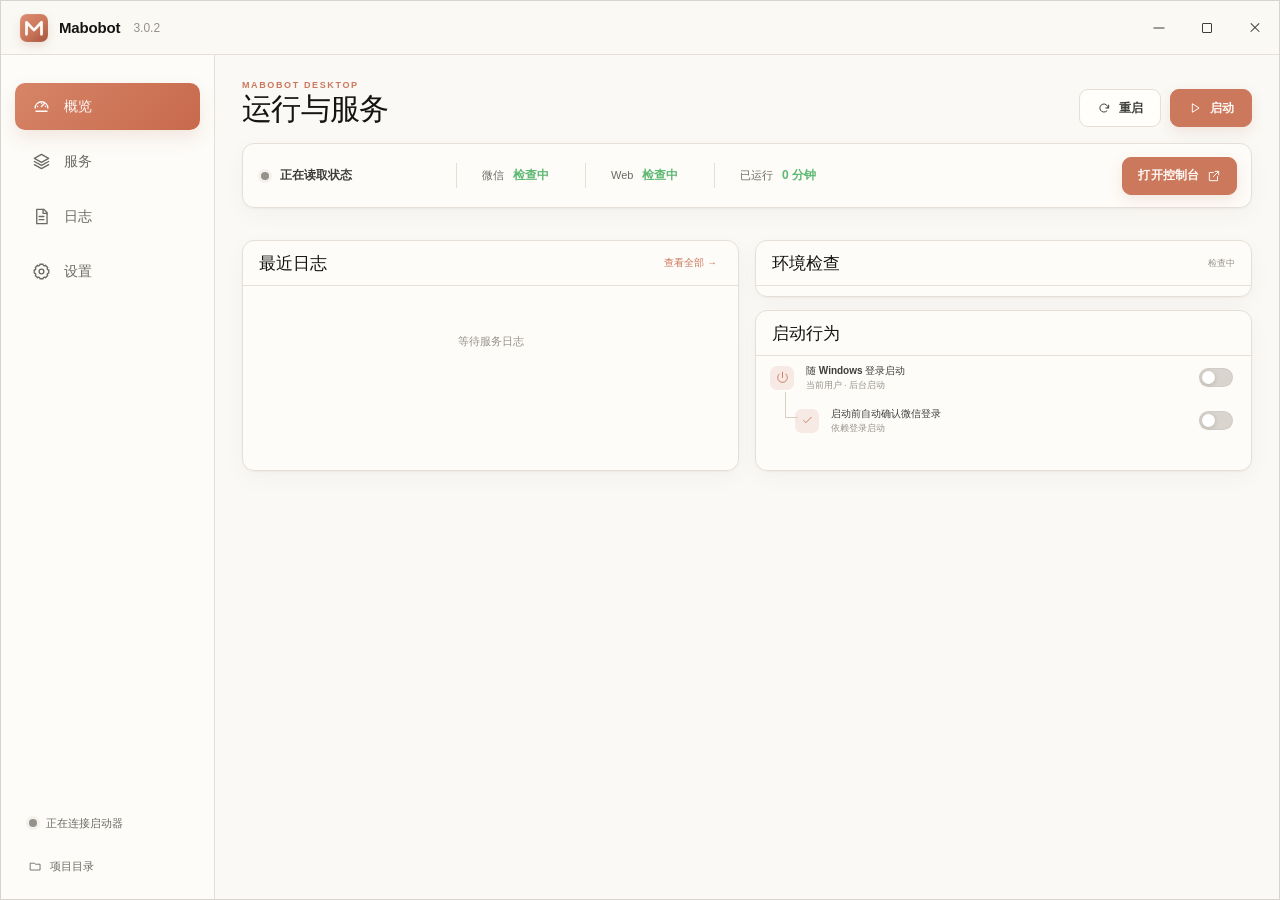
<file: mabobot_launcher/ui/index.html>
<!doctype html>
<html lang="zh-CN">
<head>
    <meta charset="utf-8">
    <meta name="viewport" content="width=device-width, initial-scale=1">
    <meta http-equiv="Content-Security-Policy" content="default-src 'self' data:; style-src 'self'; script-src 'self' 'unsafe-eval'; img-src 'self' data:; font-src 'self' data:">
    <meta name="theme-color" content="#faf9f5">
    <title>Mabobot</title>
    <link rel="icon" href="mabobot-icon.svg" type="image/svg+xml">
    <link rel="stylesheet" href="styles.css">
</head>
<body>
    <svg class="symbol-library" aria-hidden="true">
        <symbol id="i-gauge" viewBox="0 0 24 24"><path d="M4 14a8 8 0 1 1 16 0"/><path d="M12 12 16 8"/><path d="M5 18h14"/><path d="M7 12h.01M12 8h.01M17 12h.01"/></symbol>
        <symbol id="i-layers" viewBox="0 0 24 24"><path d="m12 3 9 5-9 5-9-5 9-5Z"/><path d="m3 12 9 5 9-5M3 16l9 5 9-5"/></symbol>
        <symbol id="i-file" viewBox="0 0 24 24"><path d="M6 3h9l4 4v14H6z"/><path d="M14 3v5h5M9 12h6M9 16h6"/></symbol>
        <symbol id="i-settings" viewBox="0 0 24 24"><circle cx="12" cy="12" r="3"/><path d="M19.4 15a1.7 1.7 0 0 0 .3 1.9l.1.1-2.8 2.8-.1-.1a1.7 1.7 0 0 0-1.9-.3 1.7 1.7 0 0 0-1 1.6v.2h-4V21a1.7 1.7 0 0 0-1-1.6 1.7 1.7 0 0 0-1.9.3l-.1.1L4.2 17l.1-.1a1.7 1.7 0 0 0 .3-1.9A1.7 1.7 0 0 0 3 14H2.8v-4H3a1.7 1.7 0 0 0 1.6-1 1.7 1.7 0 0 0-.3-1.9L4.2 7 7 4.2l.1.1a1.7 1.7 0 0 0 1.9.3A1.7 1.7 0 0 0 10 3V2.8h4V3a1.7 1.7 0 0 0 1 1.6 1.7 1.7 0 0 0 1.9-.3l.1-.1L19.8 7l-.1.1a1.7 1.7 0 0 0-.3 1.9 1.7 1.7 0 0 0 1.6 1h.2v4H21a1.7 1.7 0 0 0-1.6 1Z"/></symbol>
        <symbol id="i-globe" viewBox="0 0 24 24"><circle cx="12" cy="12" r="9"/><path d="M3 12h18M12 3a15 15 0 0 1 0 18M12 3a15 15 0 0 0 0 18"/></symbol>
        <symbol id="i-message" viewBox="0 0 24 24"><path d="M8.5 17.5c-3.6 0-6.5-2.4-6.5-5.4s2.9-5.4 6.5-5.4 6.5 2.4 6.5 5.4-2.9 5.4-6.5 5.4Z"/><path d="m5.2 16.5-1 3 3.1-2.2M15 9.5c3.9 0 7 2.4 7 5.4 0 1.5-.8 2.9-2 3.9l.8 2.2-2.8-1.5c-.9.4-1.9.7-3 .7-2.3 0-4.4-.9-5.6-2.3"/><path d="M6.5 12h.01M10.5 12h.01M13.5 15h.01M17.5 15h.01"/></symbol>
        <symbol id="i-refresh" viewBox="0 0 24 24"><path d="M20 7v5h-5"/><path d="M19 12a7 7 0 1 0-2 5"/></symbol>
        <symbol id="i-external" viewBox="0 0 24 24"><path d="M14 4h6v6M20 4l-9 9"/><path d="M18 13v7H4V6h7"/></symbol>
        <symbol id="i-check" viewBox="0 0 24 24"><path d="m5 12 4 4 10-10"/></symbol>
        <symbol id="i-info" viewBox="0 0 24 24"><circle cx="12" cy="12" r="9"/><path d="M12 11v6M12 7h.01"/></symbol>
        <symbol id="i-power" viewBox="0 0 24 24"><path d="M12 2v10M18.4 5.6a9 9 0 1 1-12.8 0"/></symbol>
        <symbol id="i-wrench" viewBox="0 0 24 24"><path d="M14.7 6.3a4 4 0 0 0-5-5L12 3.6 9.6 6 7.3 3.7a4 4 0 0 0 5 5L21 17.4 17.4 21l-8.7-8.7"/></symbol>
        <symbol id="i-folder" viewBox="0 0 24 24"><path d="M3 6h7l2 2h9v11H3z"/></symbol>
        <symbol id="i-terminal" viewBox="0 0 24 24"><path d="m5 7 4 4-4 4M11 17h8"/></symbol>
        <symbol id="i-clock" viewBox="0 0 24 24"><circle cx="12" cy="12" r="9"/><path d="M12 7v5l3 2"/></symbol>
        <symbol id="i-play" viewBox="0 0 24 24"><path d="m8 5 11 7-11 7z"/></symbol>
        <symbol id="i-stop" viewBox="0 0 24 24"><rect x="6" y="6" width="12" height="12" rx="1"/></symbol>
        <symbol id="i-chevron" viewBox="0 0 24 24"><path d="m9 6 6 6-6 6"/></symbol>
        <symbol id="i-trash" viewBox="0 0 24 24"><path d="M4 7h16M9 3h6l1 4H8l1-4ZM7 7l1 14h8l1-14M10 11v6M14 11v6"/></symbol>
    </svg>

    <div class="resize-handle resize-n" data-resize-edge="n" aria-hidden="true"></div>
    <div class="resize-handle resize-ne" data-resize-edge="ne" aria-hidden="true"></div>
    <div class="resize-handle resize-e" data-resize-edge="e" aria-hidden="true"></div>
    <div class="resize-handle resize-se" data-resize-edge="se" aria-hidden="true"></div>
    <div class="resize-handle resize-s" data-resize-edge="s" aria-hidden="true"></div>
    <div class="resize-handle resize-sw" data-resize-edge="sw" aria-hidden="true"></div>
    <div class="resize-handle resize-w" data-resize-edge="w" aria-hidden="true"></div>
    <div class="resize-handle resize-nw" data-resize-edge="nw" aria-hidden="true"></div>

    <div class="window-shell">
        <header class="titlebar pywebview-drag-region" id="titlebar">
            <div class="brand-mark" aria-hidden="true"><img src="mabobot-icon.svg" alt=""></div>
            <strong class="brand-name">Mabobot</strong>
            <span class="brand-version" id="titleVersion">3.0.2</span>
            <div class="titlebar-spacer"></div>
            <div class="window-actions">
                <button class="window-button" id="minimizeButton" aria-label="最小化"><span class="minus"></span></button>
                <button class="window-button" id="maximizeButton" aria-label="最大化"><span class="square"></span></button>
                <button class="window-button window-close" id="closeButton" aria-label="关闭到托盘"><span class="cross"></span></button>
            </div>
        </header>

        <div class="workspace">
            <aside class="sidebar">
                <nav class="primary-nav" aria-label="启动器导航">
                    <button class="nav-item is-active" data-page="overview"><svg><use href="#i-gauge"/></svg><span>概览</span></button>
                    <button class="nav-item" data-page="services"><svg><use href="#i-layers"/></svg><span>服务</span></button>
                    <button class="nav-item" data-page="logs"><svg><use href="#i-file"/></svg><span>日志</span><span class="nav-badge" id="logBadge" hidden>0</span></button>
                    <button class="nav-item" data-page="settings"><svg><use href="#i-settings"/></svg><span>设置</span></button>
                </nav>
                <div class="sidebar-footer">
                    <div class="quiet-status"><span class="presence-dot" id="sidebarDot"></span><span id="sidebarStatus">正在连接启动器</span></div>
                    <button class="text-button" id="openFolderSide"><svg><use href="#i-folder"/></svg>项目目录</button>
                </div>
            </aside>

            <main class="main-content">
                <section class="page is-visible" id="page-overview" data-page-panel="overview">
                    <div class="page-heading page-heading-row">
                        <div><p class="eyebrow">MABOBOT DESKTOP</p><h1>运行与服务</h1></div>
                        <div class="heading-actions service-controls" aria-label="服务控制">
                            <button class="button button-secondary" data-action="restart-all" data-service-restart><svg><use href="#i-refresh"/></svg>重启</button>
                            <button class="button button-primary service-toggle" data-action="start-all" data-service-toggle><svg><use href="#i-play"/></svg><span>启动</span></button>
                        </div>
                    </div>

                    <div class="status-strip">
                        <div class="status-summary"><span class="presence-dot" id="overallDot"></span><strong id="overallLabel">正在读取状态</strong></div>
                        <span class="strip-divider"></span>
                        <div class="strip-stat"><span>微信</span><strong id="wechatStatus">检查中</strong></div>
                        <span class="strip-divider"></span>
                        <div class="strip-stat"><span>Web</span><strong id="webStatus">检查中</strong></div>
                        <span class="strip-divider"></span>
                        <div class="strip-stat"><span>已运行</span><strong id="uptimeValue">0 分钟</strong></div>
                        <button class="button button-primary strip-action" data-action="open-web">打开控制台<svg><use href="#i-external"/></svg></button>
                    </div>

                    <div class="service-grid" id="overviewServices"></div>

                    <div class="overview-grid">
                        <article class="panel recent-panel">
                            <div class="panel-heading"><h2>最近日志</h2><button class="inline-link" data-go-page="logs">查看全部 <span>→</span></button></div>
                            <div class="recent-log-list" id="recentLogs"><div class="empty-state">等待服务日志</div></div>
                        </article>

                        <div class="overview-side">
                            <article class="panel environment-panel">
                                <div class="panel-heading"><h2>环境检查</h2><span class="subtle-label" id="environmentSummary">检查中</span></div>
                                <div class="environment-list" id="environmentList"></div>
                            </article>

                            <article class="panel behavior-panel">
                                <div class="panel-heading"><h2>启动行为</h2></div>
                                <label class="switch-row" for="startupToggle">
                                    <span class="setting-icon"><svg><use href="#i-power"/></svg></span>
                                    <span class="switch-copy"><strong>随 Windows 登录启动</strong><small>当前用户 · 后台启动</small></span>
                                    <input type="checkbox" id="startupToggle"><span class="switch" aria-hidden="true"></span>
                                </label>
                                <label class="switch-row dependent" for="autoLoginToggle" id="autoLoginRow">
                                    <span class="setting-icon"><svg><use href="#i-check"/></svg></span>
                                    <span class="switch-copy"><strong>启动前自动确认微信登录</strong><small id="autoLoginHint">依赖登录启动</small></span>
                                    <input type="checkbox" id="autoLoginToggle"><span class="switch" aria-hidden="true"></span>
                                </label>
                            </article>
                        </div>
                    </div>

                </section>

                <section class="page" id="page-services" data-page-panel="services">
                    <div class="page-heading page-heading-row">
                        <div><p class="eyebrow">PROCESS SUPERVISOR</p><h1>服务</h1><p class="page-description">统一管理微信桥接与 Web 应用，异常退出时自动恢复。</p></div>
                        <div class="heading-actions service-controls" aria-label="服务控制">
                            <button class="button button-secondary" data-action="restart-all" data-service-restart><svg><use href="#i-refresh"/></svg>重启</button>
                            <button class="button button-primary service-toggle" data-action="start-all" data-service-toggle><svg><use href="#i-play"/></svg><span>启动</span></button>
                        </div>
                    </div>
                    <div class="detailed-services" id="detailedServices"></div>
                    <article class="panel supervisor-note">
                        <span class="setting-icon"><svg><use href="#i-info"/></svg></span>
                        <div><h3>进程保护</h3><p>启动器只管理它创建的服务进程树；停止服务时保留可复用的浏览器进程。服务意外退出会退避重试，短时间频繁失败后自动暂停。</p></div>
                    </article>
                </section>

                <section class="page page-logs" id="page-logs" data-page-panel="logs">
                    <div class="page-heading page-heading-row">
                        <div><p class="eyebrow">LIVE OUTPUT</p><h1>日志</h1><p class="page-description">汇总启动器、微信 Bot 与 Web 服务的实时输出。</p></div>
                        <div class="heading-actions"><button class="button button-secondary" id="openLogsFolder"><svg><use href="#i-folder"/></svg>日志目录</button><button class="button button-quiet" id="clearLogs"><svg><use href="#i-trash"/></svg>清空视图</button></div>
                    </div>
                    <article class="panel log-panel">
                        <div class="log-toolbar">
                            <div class="segmented" id="logFilters">
                                <button class="is-active" data-filter="all">全部</button>
                                <button data-filter="系统">系统</button>
                                <button data-filter="Web 服务">Web</button>
                                <button data-filter="微信 Bot">微信 Bot</button>
                                <button data-filter="error">异常</button>
                            </div>
                            <label class="follow-toggle"><input type="checkbox" id="followLogs" checked> 自动跟随</label>
                        </div>
                        <div class="log-stream" id="logStream"><div class="empty-state">尚无日志</div></div>
                        <footer class="log-footer"><span id="logCount">0 条记录</span><span><span class="presence-dot is-running"></span>实时更新</span></footer>
                    </article>
                </section>

                <section class="page" id="page-settings" data-page-panel="settings">
                    <div class="page-heading"><div><p class="eyebrow">PREFERENCES</p><h1>设置</h1><p class="page-description">管理启动方式、窗口行为与本地环境。</p></div></div>
                    <div class="settings-layout">
                        <article class="panel settings-card">
                            <div class="settings-card-heading"><span class="setting-icon"><svg><use href="#i-power"/></svg></span><div><h2>Windows 登录启动</h2><p>使用当前用户启动项，无需管理员权限。</p></div></div>
                            <label class="settings-line" for="startupToggleSettings"><span><strong>随 Windows 登录启动</strong><small id="startupDetail">读取系统状态中</small></span><input type="checkbox" id="startupToggleSettings"><span class="switch" aria-hidden="true"></span></label>
                            <label class="settings-line" for="autoLoginToggleSettings" id="autoLoginSettingsRow"><span><strong>自动确认微信登录</strong><small>桌面就绪后确认微信，再启动 Mabobot 服务</small></span><input type="checkbox" id="autoLoginToggleSettings"><span class="switch" aria-hidden="true"></span></label>
                        </article>
                        <article class="panel settings-card">
                            <div class="settings-card-heading"><span class="setting-icon"><svg><use href="#i-gauge"/></svg></span><div><h2>窗口行为</h2><p>关闭窗口不会中断机器人运行。</p></div></div>
                            <div class="settings-line readonly"><span><strong>关闭主窗口</strong><small>从托盘图标可以重新打开</small></span><span class="value-pill" id="closeBehavior">最小化到系统托盘</span></div>
                            <div class="settings-line readonly"><span><strong>重复启动</strong><small>再次双击 START.bat 时恢复现有窗口</small></span><span class="value-pill">单实例</span></div>
                        </article>
                        <article class="panel settings-card wide-card">
                            <div class="settings-card-heading"><span class="setting-icon"><svg><use href="#i-wrench"/></svg></span><div><h2>本地环境</h2><p>检查依赖、打开工作目录或执行完整修复。</p></div></div>
                            <div class="settings-environment" id="settingsEnvironment"></div>
                            <div class="settings-card-actions"><button class="button button-secondary" data-action="open-folder"><svg><use href="#i-folder"/></svg>打开项目目录</button><button class="button button-secondary" data-action="repair"><svg><use href="#i-wrench"/></svg><span data-repair-label>修复运行环境</span></button></div>
                        </article>
                    </div>
                    <div class="danger-zone"><div><strong>退出 Mabobot</strong><p>停止微信 Bot 与 Web 服务，并关闭系统托盘进程。</p></div><button class="button button-danger" data-action="exit"><svg><use href="#i-power"/></svg>停止服务并退出</button></div>
                </section>
            </main>
        </div>
    </div>

    <div class="modal-backdrop" id="confirmModal" hidden>
        <div class="modal" role="dialog" aria-modal="true" aria-labelledby="modalTitle">
            <span class="modal-icon"><svg><use href="#i-info"/></svg></span>
            <h2 id="modalTitle">确认操作</h2>
            <p id="modalMessage"></p>
            <div class="modal-actions"><button class="button button-secondary" id="modalCancel">取消</button><button class="button button-danger" id="modalConfirm">确认</button></div>
        </div>
    </div>
    <div class="toast-stack" id="toastStack" aria-live="polite"></div>
    <script src="app.js"></script>
</body>
</html>
</file>
<file: mabobot_launcher/ui/styles.css>
:root {
    --primary: #cc785c;
    --primary-hover: #bb674b;
    --primary-active: #a9583e;
    --primary-soft: #f7e9e3;
    --canvas: #faf9f5;
    --surface: #fffefa;
    --surface-soft: #f5f0e8;
    --surface-quiet: #f8f5ef;
    --ink: #141413;
    --body: #3d3d3a;
    --muted: #6c6a64;
    --soft: #96928b;
    --hairline: #e6dfd8;
    --hairline-strong: #d9cfc5;
    --success: #5db872;
    --success-soft: #e8f4ea;
    --warning: #d79836;
    --warning-soft: #fbf2df;
    --danger: #c75b52;
    --danger-soft: #f9e9e6;
    --shadow-sm: 0 1px 2px rgba(44, 35, 28, .04), 0 7px 24px rgba(44, 35, 28, .035);
    --shadow-lg: 0 24px 70px rgba(43, 32, 24, .18);
    --font-display: Georgia, "Noto Serif SC", "Songti SC", STSong, SimSun, serif;
    --font-body: Inter, "Segoe UI", "Microsoft YaHei UI", "Microsoft YaHei", sans-serif;
    --font-mono: "Cascadia Code", "JetBrains Mono", Consolas, monospace;
}

* { box-sizing: border-box; }

html, body { width: 100%; height: 100%; margin: 0; overflow: hidden; }

body {
    color: var(--body);
    background: var(--canvas);
    font-family: var(--font-body);
    font-size: 14px;
    -webkit-font-smoothing: antialiased;
    user-select: none;
}

button, input { font: inherit; }
button { color: inherit; }
button:focus-visible, input:focus-visible { outline: 2px solid rgba(204, 120, 92, .34); outline-offset: 2px; }

.symbol-library { position: absolute; width: 0; height: 0; overflow: hidden; }
svg { width: 1.15em; height: 1.15em; fill: none; stroke: currentColor; stroke-width: 1.7; stroke-linecap: round; stroke-linejoin: round; }

.resize-handle { position: fixed; z-index: 200; }
.resize-n, .resize-s { right: 9px; left: 9px; height: 5px; cursor: ns-resize; }
.resize-n { top: 0; }
.resize-s { bottom: 0; }
.resize-e, .resize-w { top: 9px; bottom: 9px; width: 5px; cursor: ew-resize; }
.resize-e { right: 0; }
.resize-w { left: 0; }
.resize-ne, .resize-se, .resize-sw, .resize-nw { width: 11px; height: 11px; }
.resize-ne { top: 0; right: 0; cursor: nesw-resize; }
.resize-se { right: 0; bottom: 0; cursor: nwse-resize; }
.resize-sw { bottom: 0; left: 0; cursor: nesw-resize; }
.resize-nw { top: 0; left: 0; cursor: nwse-resize; }
.is-maximized .resize-handle { display: none; }

.window-shell { width: 100%; height: 100%; overflow: hidden; border: 1px solid rgba(94, 77, 65, .22); background: var(--canvas); }

.titlebar {
    display: flex;
    height: 54px;
    align-items: center;
    padding-left: 17px;
    border-bottom: 1px solid var(--hairline);
    background: rgba(250, 249, 245, .94);
}

.brand-mark {
    width: 32px;
    height: 32px;
    flex: 0 0 32px;
    filter: drop-shadow(0 4px 5px rgba(169, 88, 62, .17));
}

.brand-mark img { display: block; width: 100%; height: 100%; }
.brand-name { margin-left: 9px; color: var(--ink); font-size: 15px; font-weight: 650; letter-spacing: -.01em; }
.brand-version { margin-left: 13px; color: var(--soft); font-size: 12px; }
.titlebar-spacer { flex: 1; }

.window-actions { display: flex; height: 100%; -webkit-app-region: no-drag; }
.window-button { position: relative; width: 48px; height: 100%; padding: 0; border: 0; background: transparent; cursor: default; transition: background-color .15s ease; }
.window-button:hover { background: rgba(20, 20, 19, .055); }
.window-close:hover { color: #fff; background: var(--danger); }
.minus, .square, .cross { position: absolute; top: 50%; left: 50%; display: block; transform: translate(-50%, -50%); }
.minus { width: 11px; height: 1px; background: currentColor; }
.square { width: 10px; height: 10px; border: 1.2px solid currentColor; border-radius: 1px; }
.cross { width: 12px; height: 12px; }
.cross::before, .cross::after { position: absolute; top: 5.5px; left: 0; width: 12px; height: 1.2px; content: ""; background: currentColor; }
.cross::before { transform: rotate(45deg); }
.cross::after { transform: rotate(-45deg); }

.workspace { display: flex; height: calc(100% - 54px); }
.sidebar { display: flex; width: 214px; flex: 0 0 214px; flex-direction: column; padding: 28px 14px 16px; border-right: 1px solid var(--hairline); background: rgba(255, 254, 250, .42); }
.primary-nav { display: grid; gap: 8px; }
.nav-item { position: relative; display: flex; width: 100%; height: 47px; align-items: center; gap: 13px; padding: 0 17px; border: 0; border-radius: 10px; color: var(--muted); background: transparent; font-size: 14px; cursor: pointer; transition: color .16s ease, background-color .16s ease, transform .16s ease; }
.nav-item svg { width: 19px; height: 19px; }
.nav-item:hover { color: var(--body); background: var(--surface-soft); }
.nav-item:active { transform: translateY(1px); }
.nav-item.is-active { color: #fffaf7; background: linear-gradient(135deg, #d68467, #c8694c); box-shadow: 0 8px 18px rgba(169, 88, 62, .13); }
.nav-badge { min-width: 20px; margin-left: auto; padding: 1px 5px; border-radius: 99px; color: var(--primary-active); background: var(--primary-soft); font-size: 10px; text-align: center; }
.nav-item.is-active .nav-badge { color: var(--primary-active); background: #fff7f2; }
.sidebar-footer { display: grid; gap: 9px; margin-top: auto; padding: 0 5px; }
.quiet-status { display: flex; min-height: 34px; align-items: center; gap: 9px; padding: 0 9px; color: var(--muted); font-size: 11px; }
.presence-dot { display: inline-block; width: 8px; height: 8px; flex: 0 0 8px; border-radius: 50%; background: var(--soft); box-shadow: 0 0 0 3px rgba(150, 146, 139, .1); }
.presence-dot.is-running, .presence-dot.running { background: var(--success); box-shadow: 0 0 0 3px rgba(93, 184, 114, .12); }
.presence-dot.is-starting, .presence-dot.starting { background: var(--warning); box-shadow: 0 0 0 3px rgba(215, 152, 54, .12); }
.presence-dot.is-warning, .presence-dot.warning, .presence-dot.error, .presence-dot.degraded { background: var(--danger); box-shadow: 0 0 0 3px rgba(199, 91, 82, .12); }
.text-button { display: inline-flex; height: 34px; align-items: center; gap: 8px; padding: 0 9px; border: 0; border-radius: 8px; color: var(--muted); background: transparent; font-size: 11px; cursor: pointer; }
.text-button:hover { color: var(--primary-active); background: var(--primary-soft); }

.main-content { position: relative; flex: 1; min-width: 0; overflow: hidden; }
.page { position: absolute; inset: 0; display: none; overflow: auto; padding: 25px 27px 24px; scrollbar-color: var(--hairline-strong) transparent; scrollbar-width: thin; }
.page.is-visible { display: block; animation: page-in .2s ease-out; }
@keyframes page-in { from { opacity: .55; transform: translateY(3px); } to { opacity: 1; transform: none; } }
.page::-webkit-scrollbar, .log-stream::-webkit-scrollbar { width: 8px; height: 8px; }
.page::-webkit-scrollbar-thumb, .log-stream::-webkit-scrollbar-thumb { border: 2px solid transparent; border-radius: 8px; background-clip: padding-box; background-color: var(--hairline-strong); }

.page-heading { display: flex; min-height: 63px; align-items: flex-start; justify-content: space-between; }
.page-heading-row { gap: 24px; }
.eyebrow { margin: 0 0 2px; color: var(--primary); font-size: 9px; font-weight: 700; letter-spacing: .18em; }
h1 { margin: 0; color: var(--ink); font-family: var(--font-display); font-size: 30px; font-weight: 400; letter-spacing: -.025em; line-height: 1.16; }
.page-description { margin: 7px 0 0; color: var(--muted); font-size: 12px; line-height: 1.55; }
h2, h3, p { margin-top: 0; }
.heading-actions { display: flex; gap: 9px; padding-top: 9px; }
.service-controls .button { min-width: 82px; }

.panel, .status-strip, .service-card, .detailed-service { border: 1px solid var(--hairline); border-radius: 12px; background: rgba(255, 254, 250, .77); box-shadow: var(--shadow-sm); }
.status-strip { display: flex; min-height: 65px; align-items: center; padding: 10px 14px 10px 18px; }
.status-summary { display: flex; min-width: 170px; align-items: center; gap: 11px; color: var(--body); }
.status-summary strong { font-size: 12px; font-weight: 650; }
.strip-divider { width: 1px; height: 25px; margin: 0 25px; background: var(--hairline); }
.strip-stat { display: flex; min-width: 78px; align-items: baseline; gap: 9px; white-space: nowrap; }
.strip-stat span { color: var(--muted); font-size: 11px; }
.strip-stat strong { color: var(--success); font-size: 12px; font-weight: 650; }
.strip-stat strong.is-muted { color: var(--muted); }
.strip-stat strong.is-warning { color: var(--warning); }
.strip-action { margin-left: auto; }

.button { display: inline-flex; min-height: 38px; align-items: center; justify-content: center; gap: 8px; padding: 0 15px; border: 1px solid transparent; border-radius: 9px; font-size: 12px; font-weight: 600; letter-spacing: .01em; cursor: pointer; transition: color .16s ease, background-color .16s ease, border-color .16s ease, box-shadow .16s ease, transform .12s ease, opacity .16s ease; }
.button:hover { transform: translateY(-1px); }
.button:active { transform: translateY(0); }
.button:disabled { opacity: .52; cursor: not-allowed; transform: none; }
.service-toggle:disabled { cursor: wait; }
.button svg { width: 14px; height: 14px; }
.button-primary { color: #fffaf7; border-color: var(--primary); background: var(--primary); box-shadow: 0 5px 14px rgba(169, 88, 62, .13); }
.button-primary:hover { border-color: var(--primary-hover); background: var(--primary-hover); }
.button-secondary { color: var(--body); border-color: var(--hairline); background: var(--surface); }
.button-secondary:hover { color: var(--primary-active); border-color: #dfb4a5; background: var(--primary-soft); }
.button-quiet { color: var(--muted); border-color: transparent; background: transparent; }
.button-quiet:hover { color: var(--body); background: var(--surface-soft); }
.button-danger { color: var(--danger); border-color: #df928b; background: transparent; }
.button-danger:hover { color: #fff; border-color: var(--danger); background: var(--danger); }
.service-toggle.is-stop { color: var(--danger); }
.service-toggle.is-stop:hover { color: var(--danger); border-color: #e6b8b2; background: var(--danger-soft); }

.service-grid { display: grid; grid-template-columns: repeat(2, minmax(0, 1fr)); gap: 16px; margin-top: 16px; }
.service-card { display: flex; min-height: 111px; flex-direction: column; padding: 16px 17px 14px; }
.service-card-top { display: flex; align-items: center; }
.service-icon { display: grid; width: 39px; height: 39px; flex: 0 0 39px; place-items: center; border-radius: 10px; color: var(--primary); background: var(--primary-soft); }
.service-icon svg { width: 22px; height: 22px; }
.service-copy { min-width: 0; flex: 1; margin-left: 13px; }
.service-copy h3 { margin: 0 0 4px; color: var(--ink); font-size: 14px; font-weight: 650; }
.service-state { display: flex; align-items: center; gap: 8px; color: var(--success); font-size: 11px; font-weight: 600; }
.service-state.stopped { color: var(--muted); }
.service-state.starting, .service-state.stopping { color: var(--warning); }
.service-state.error, .service-state.degraded { color: var(--danger); }
.service-address { display: flex; height: 29px; flex: 0 0 29px; align-items: center; justify-content: space-between; margin-top: auto; padding: 0 10px; border: 1px solid var(--hairline); border-radius: 7px; color: var(--soft); background: rgba(250, 249, 245, .55); font-family: var(--font-mono); font-size: 10px; }
.service-address span:last-child { color: var(--muted); font-family: var(--font-body); }

.overview-grid { display: grid; grid-template-columns: repeat(2, minmax(0, 1fr)); align-items: stretch; gap: 16px; margin-top: 16px; }
.panel-heading { display: flex; min-height: 45px; align-items: center; justify-content: space-between; padding: 0 16px; border-bottom: 1px solid var(--hairline); }
.panel-heading h2 { margin: 0; color: var(--ink); font-family: var(--font-display); font-size: 17px; font-weight: 400; }
.inline-link { padding: 5px; border: 0; color: var(--primary); background: transparent; font-size: 10px; cursor: pointer; }
.inline-link:hover { color: var(--primary-active); }
.subtle-label { color: var(--soft); font-size: 9px; }
.recent-panel { height: 100%; min-height: 231px; }
.recent-log-list { padding: 0 16px; }
.recent-log-item { display: grid; min-height: 44px; grid-template-columns: 23px minmax(0, 1fr) auto; align-items: center; gap: 8px; border-bottom: 1px solid var(--hairline); }
.recent-log-item:last-child { border-bottom: 0; }
.log-level-icon { display: grid; width: 18px; height: 18px; place-items: center; border: 1.5px solid var(--success); border-radius: 50%; color: var(--success); }
.log-level-icon svg { width: 11px; height: 11px; stroke-width: 2.2; }
.log-level-icon.warning { color: var(--warning); border-color: var(--warning); }
.log-level-icon.error { color: var(--danger); border-color: var(--danger); }
.recent-message { overflow: hidden; color: var(--body); font-size: 11px; text-overflow: ellipsis; white-space: nowrap; }
.recent-time { color: var(--soft); font-size: 9px; }
.empty-state { display: grid; min-height: 110px; place-items: center; color: var(--soft); font-size: 11px; }
.overview-side { display: grid; height: 100%; grid-template-rows: auto minmax(0, 1fr); gap: 13px; }
.environment-list { padding: 3px 10px 7px; }
.environment-item { display: grid; min-height: 31px; grid-template-columns: 25px minmax(0, 1fr) auto; align-items: center; gap: 7px; border-bottom: 1px solid var(--hairline); }
.environment-item:last-child { border-bottom: 0; }
.environment-icon { display: grid; width: 20px; height: 20px; place-items: center; border-radius: 6px; color: var(--primary); background: var(--primary-soft); }
.environment-icon svg { width: 11px; height: 11px; }
.environment-name { color: var(--body); font-size: 10px; }
.environment-result { display: flex; align-items: center; gap: 6px; color: var(--success); font-size: 9px; }
.environment-result svg { width: 12px; height: 12px; padding: 2px; border-radius: 50%; color: #fff; background: var(--success); stroke-width: 2.5; }
.environment-result.is-missing { color: var(--warning); }
.environment-result.is-missing svg { background: var(--warning); }
.behavior-panel { padding-bottom: 7px; }
.switch-row { position: relative; display: grid; min-height: 43px; grid-template-columns: 28px minmax(0, 1fr) 38px; align-items: center; gap: 8px; padding: 2px 14px; cursor: pointer; }
.switch-row.dependent { margin-left: 25px; }
.switch-row.dependent::before { position: absolute; top: -7px; left: 4px; width: 12px; height: 25px; border-bottom: 1px solid var(--hairline-strong); border-left: 1px solid var(--hairline-strong); content: ""; }
.switch-row.is-disabled { opacity: .45; cursor: not-allowed; }
.setting-icon { display: grid; width: 24px; height: 24px; flex: 0 0 24px; place-items: center; border-radius: 7px; color: var(--primary); background: var(--primary-soft); }
.setting-icon svg { width: 13px; height: 13px; }
.switch-copy { display: grid; min-width: 0; gap: 2px; }
.switch-copy strong { color: var(--body); font-size: 10px; font-weight: 550; }
.switch-copy small { color: var(--soft); font-size: 8.5px; }
.switch-row input, .settings-line input { position: absolute; width: 1px; height: 1px; opacity: 0; pointer-events: none; }
.switch { position: relative; display: block; width: 34px; height: 19px; border-radius: 99px; background: #d9d4ce; box-shadow: inset 0 0 0 1px rgba(73, 62, 53, .05); transition: background-color .18s ease; }
.switch::after { position: absolute; top: 3px; left: 3px; width: 13px; height: 13px; border-radius: 50%; content: ""; background: #fff; box-shadow: 0 1px 4px rgba(55, 42, 32, .2); transition: transform .18s ease; }
input:checked + .switch { background: var(--primary); }
input:checked + .switch::after { transform: translateX(15px); }
input:disabled + .switch { opacity: .55; }
.detailed-services { display: grid; gap: 15px; margin-top: 10px; }
.detailed-service { display: grid; min-height: 137px; grid-template-columns: minmax(0, 1fr); padding: 19px 20px; }
.detailed-main { display: grid; grid-template-columns: 48px minmax(0, 1fr); gap: 14px; }
.detailed-main .service-icon { width: 48px; height: 48px; }
.detailed-copy h2 { margin: 1px 0 6px; color: var(--ink); font-size: 15px; font-weight: 650; }
.detailed-copy p { margin: 0; color: var(--muted); font-size: 11px; line-height: 1.55; }
.service-facts { display: flex; flex-wrap: wrap; gap: 7px 18px; margin-top: 16px; }
.service-fact { display: flex; align-items: center; gap: 6px; color: var(--muted); font-size: 10px; }
.service-fact svg { width: 12px; height: 12px; color: var(--soft); }
.supervisor-note { display: flex; gap: 12px; margin-top: 15px; padding: 16px 18px; background: var(--surface-quiet); box-shadow: none; }
.supervisor-note h3 { margin: 0 0 4px; color: var(--body); font-size: 11px; }
.supervisor-note p { margin: 0; color: var(--muted); font-size: 10px; line-height: 1.6; }

.page-logs { display: none; height: 100%; flex-direction: column; overflow: hidden; }
.page-logs.is-visible { display: flex; }
.log-panel { display: flex; min-height: 0; flex: 1; flex-direction: column; margin-top: 10px; overflow: hidden; }
.log-toolbar { display: flex; min-height: 52px; align-items: center; justify-content: space-between; gap: 15px; padding: 0 14px; border-bottom: 1px solid var(--hairline); }
.segmented { display: flex; gap: 3px; padding: 3px; border-radius: 9px; background: var(--surface-soft); }
.segmented button { min-width: 51px; height: 27px; padding: 0 9px; border: 0; border-radius: 7px; color: var(--muted); background: transparent; font-size: 10px; cursor: pointer; }
.segmented button:hover { color: var(--body); }
.segmented button.is-active { color: var(--primary-active); background: var(--surface); box-shadow: 0 1px 4px rgba(50, 40, 32, .08); }
.follow-toggle { display: flex; align-items: center; gap: 7px; color: var(--muted); font-size: 10px; }
.follow-toggle input { accent-color: var(--primary); }
.log-stream { flex: 1; min-height: 0; overflow: auto; padding: 10px 0; color: #4a4742; background: #fbfaf7; font-family: var(--font-mono); font-size: 10px; line-height: 1.62; user-select: text; }
.log-line { display: grid; grid-template-columns: 70px 85px minmax(0, 1fr); gap: 10px; min-height: 24px; padding: 3px 16px; border-left: 2px solid transparent; }
.log-line:hover { background: var(--surface-soft); }
.log-line.warning { border-left-color: var(--warning); background: rgba(251, 242, 223, .4); }
.log-line.error { border-left-color: var(--danger); background: rgba(249, 233, 230, .45); }
.log-time { color: var(--soft); }
.log-source { overflow: hidden; color: var(--primary-active); text-overflow: ellipsis; white-space: nowrap; }
.log-message { min-width: 0; overflow-wrap: anywhere; white-space: pre-wrap; }
.log-footer { display: flex; min-height: 31px; align-items: center; justify-content: space-between; padding: 0 15px; border-top: 1px solid var(--hairline); color: var(--soft); background: var(--surface-quiet); font-size: 9px; }
.log-footer span:last-child { display: flex; align-items: center; gap: 7px; }
.log-footer .presence-dot { width: 6px; height: 6px; flex-basis: 6px; }

.settings-layout { display: grid; grid-template-columns: repeat(2, minmax(0, 1fr)); gap: 16px; margin-top: 10px; }
.settings-card { overflow: hidden; }
.settings-card-heading { display: flex; min-height: 70px; align-items: center; gap: 12px; padding: 14px 16px; border-bottom: 1px solid var(--hairline); }
.settings-card-heading h2 { margin: 0 0 4px; color: var(--ink); font-size: 13px; font-weight: 650; }
.settings-card-heading p { margin: 0; color: var(--muted); font-size: 9.5px; }
.settings-line { position: relative; display: flex; min-height: 57px; align-items: center; justify-content: space-between; gap: 20px; padding: 10px 16px; border-bottom: 1px solid var(--hairline); cursor: pointer; }
.settings-line:last-child { border-bottom: 0; }
.settings-line > span:first-child { display: grid; gap: 4px; }
.settings-line strong { color: var(--body); font-size: 10.5px; font-weight: 600; }
.settings-line small { color: var(--soft); font-size: 9px; }
.settings-line.is-disabled { opacity: .48; cursor: not-allowed; }
.settings-line.readonly { cursor: default; }
.value-pill { padding: 5px 8px; border: 1px solid var(--hairline); border-radius: 7px; color: var(--muted); background: var(--surface-quiet); font-size: 9px; white-space: nowrap; }
.wide-card { grid-column: 1 / -1; }
.settings-environment { display: grid; grid-template-columns: repeat(4, minmax(0, 1fr)); gap: 9px; padding: 14px 16px; }
.environment-tile { min-height: 58px; padding: 10px; border: 1px solid var(--hairline); border-radius: 9px; background: var(--surface-quiet); }
.environment-tile strong { display: block; overflow: hidden; color: var(--body); font-size: 10px; text-overflow: ellipsis; white-space: nowrap; }
.environment-tile span { display: flex; align-items: center; gap: 5px; margin-top: 7px; color: var(--success); font-size: 9px; }
.environment-tile span.is-missing { color: var(--warning); }
.environment-tile .presence-dot { width: 6px; height: 6px; flex-basis: 6px; box-shadow: none; }
.settings-card-actions { display: flex; justify-content: flex-end; gap: 8px; padding: 12px 16px; border-top: 1px solid var(--hairline); background: var(--surface-quiet); }
.danger-zone { display: flex; align-items: center; justify-content: space-between; gap: 25px; margin-top: 16px; padding: 15px 17px; border: 1px solid #e8cbc7; border-radius: 12px; background: rgba(249, 233, 230, .3); }
.danger-zone strong { color: var(--body); font-size: 11px; }
.danger-zone p { margin: 4px 0 0; color: var(--muted); font-size: 9.5px; }

.modal-backdrop { position: fixed; z-index: 100; inset: 0; display: grid; place-items: center; background: rgba(35, 30, 26, .24); backdrop-filter: blur(3px); }
.modal-backdrop[hidden] { display: none; }
.modal { width: min(390px, calc(100vw - 40px)); padding: 25px; border: 1px solid var(--hairline); border-radius: 16px; background: var(--surface); box-shadow: var(--shadow-lg); text-align: center; animation: modal-in .18s ease-out; }
@keyframes modal-in { from { opacity: 0; transform: translateY(7px) scale(.98); } to { opacity: 1; transform: none; } }
.modal-icon { display: grid; width: 38px; height: 38px; margin: 0 auto 13px; place-items: center; border-radius: 11px; color: var(--primary); background: var(--primary-soft); }
.modal-icon svg { width: 19px; height: 19px; }
.modal h2 { margin: 0; color: var(--ink); font-family: var(--font-display); font-size: 21px; font-weight: 400; }
.modal p { margin: 10px 0 21px; color: var(--muted); font-size: 11px; line-height: 1.65; }
.modal-actions { display: flex; justify-content: center; gap: 9px; }
.modal-actions .button { min-width: 92px; }
.toast-stack { position: fixed; z-index: 120; right: 19px; bottom: 18px; display: grid; width: 310px; gap: 8px; pointer-events: none; }
.toast { display: flex; min-height: 48px; align-items: center; gap: 10px; padding: 10px 13px; border: 1px solid var(--hairline); border-radius: 11px; color: var(--body); background: rgba(255, 254, 250, .97); box-shadow: 0 12px 35px rgba(48, 38, 30, .13); font-size: 10px; animation: toast-in .2s ease-out; }
.toast::before { width: 7px; height: 7px; flex: 0 0 7px; border-radius: 50%; content: ""; background: var(--success); }
.toast.error::before { background: var(--danger); }
.toast.warning::before { background: var(--warning); }
@keyframes toast-in { from { opacity: 0; transform: translateY(7px); } to { opacity: 1; transform: none; } }

@media (max-width: 1060px) {
    .sidebar { width: 176px; flex-basis: 176px; }
    .strip-divider { margin: 0 15px; }
    .status-summary { min-width: 150px; }
    .overview-grid { grid-template-columns: repeat(2, minmax(0, 1fr)); }
    .page { padding-right: 22px; padding-left: 22px; }
}

@media (max-height: 760px) {
    .page { padding-top: 18px; padding-bottom: 18px; }
    .page-heading { min-height: 55px; }
    .status-strip { min-height: 58px; }
    .service-grid { margin-top: 12px; }
    .service-card { min-height: 98px; padding-top: 12px; padding-bottom: 11px; }
    .overview-grid { gap: 12px; margin-top: 12px; }
    .overview-side { gap: 10px; }
    .panel-heading { min-height: 40px; }
    .recent-panel { min-height: 211px; }
    .recent-log-item { min-height: 40px; }
    .environment-item { min-height: 28px; }
    .switch-row { min-height: 38px; }
}
</file>
